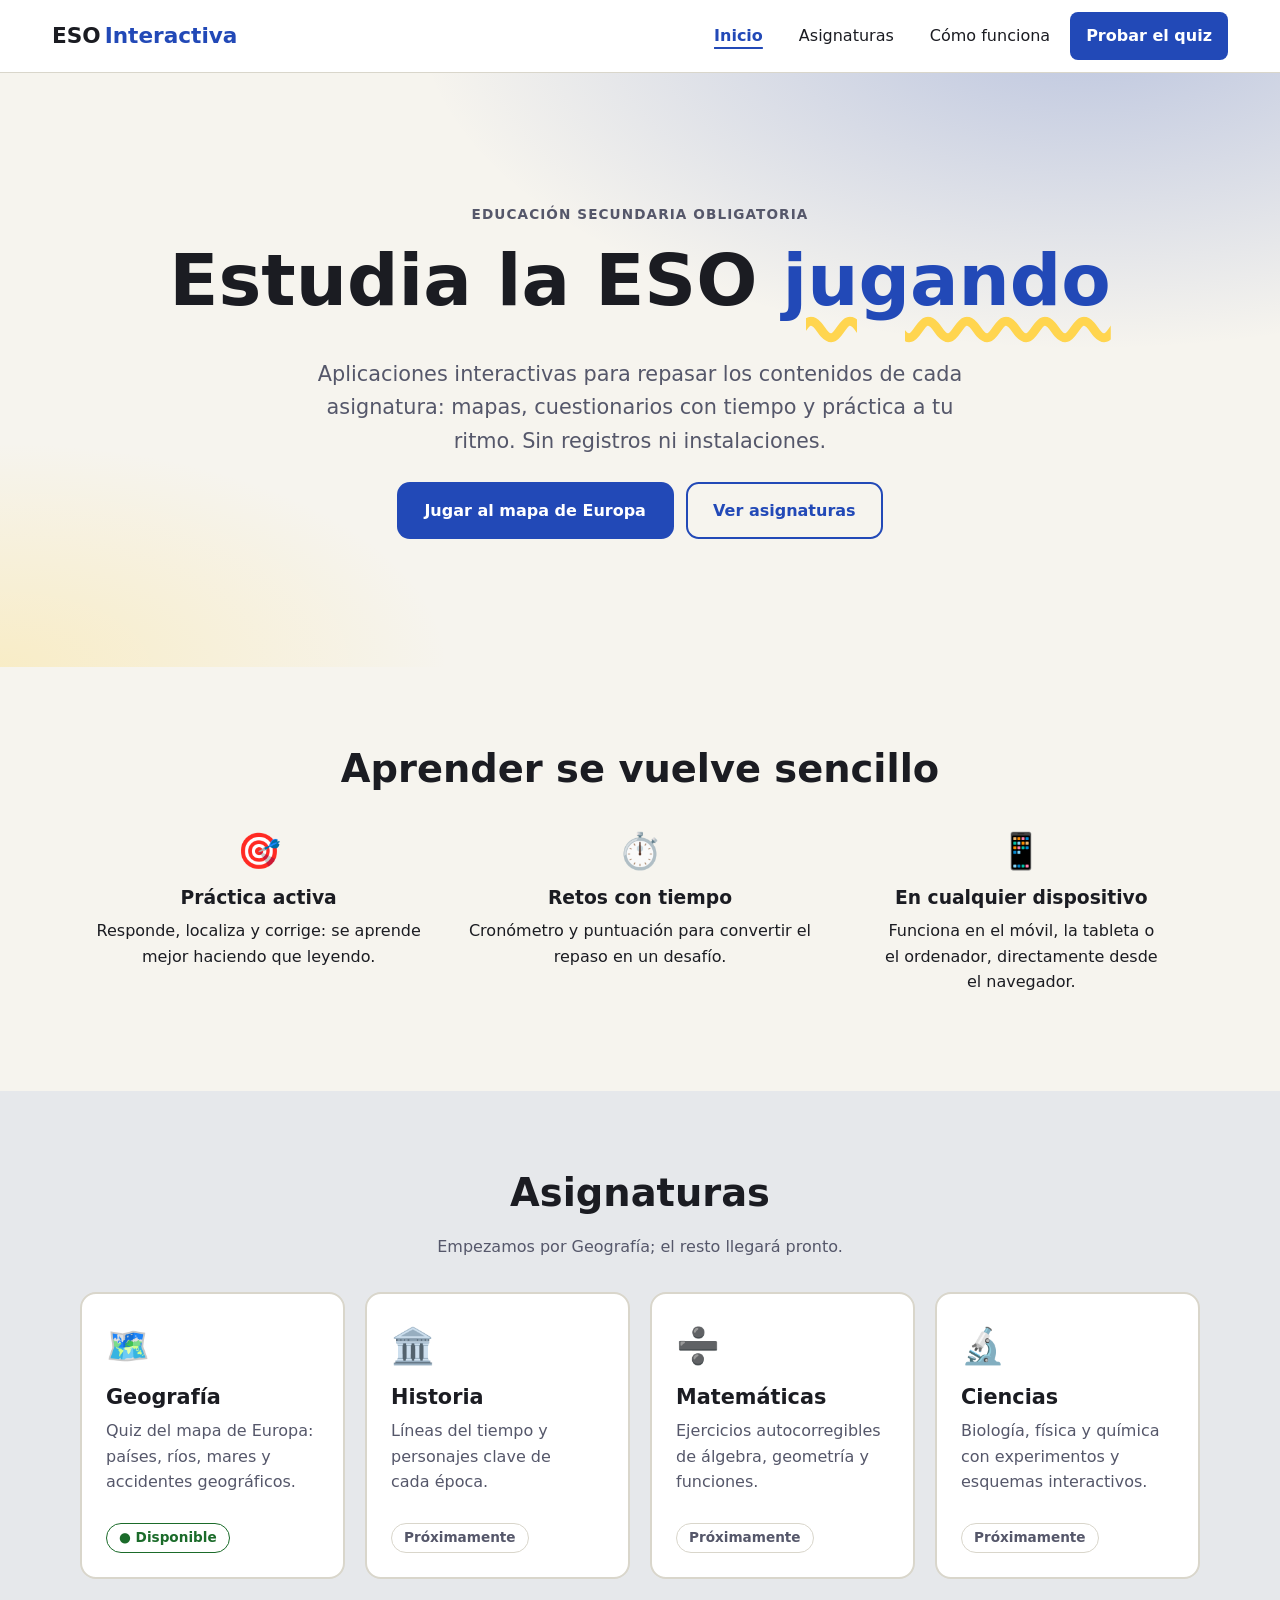
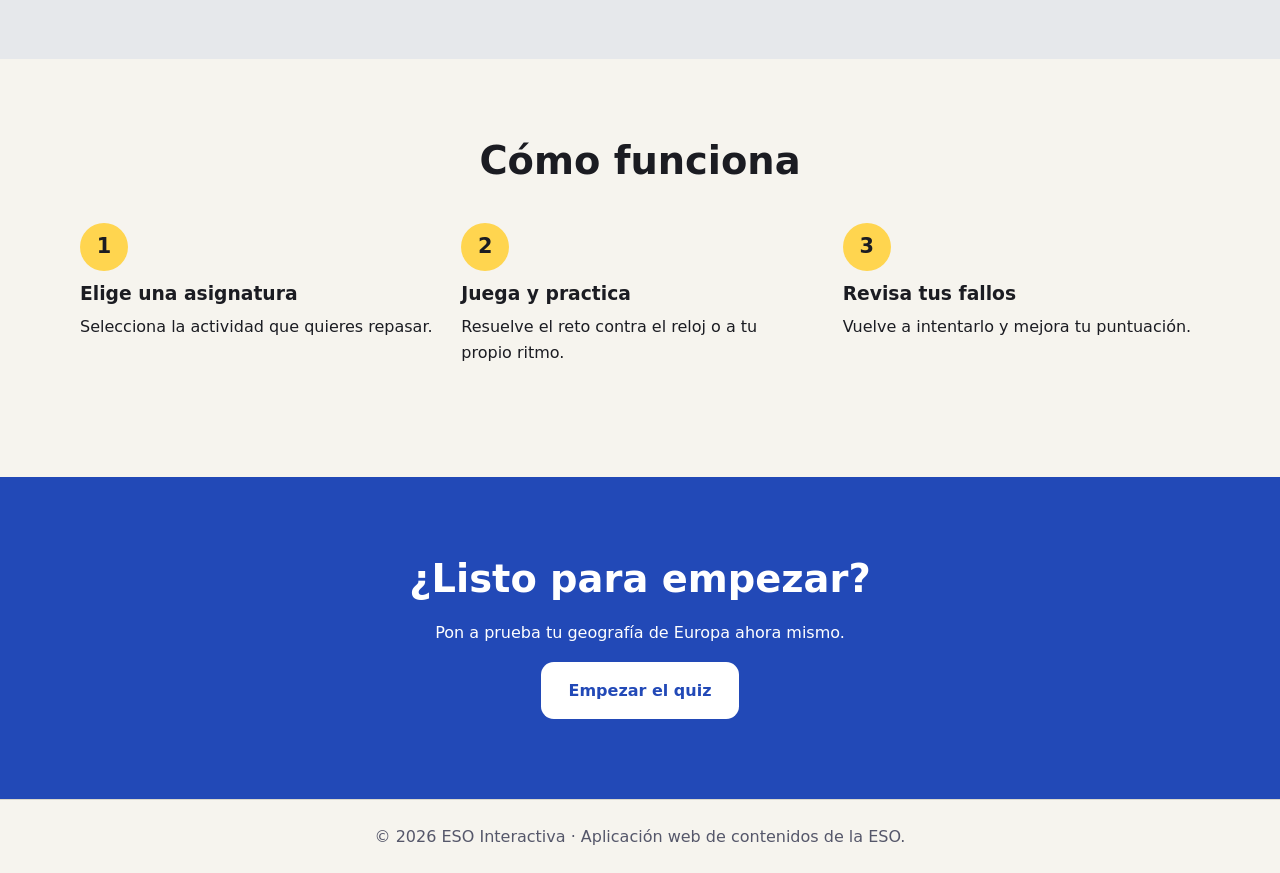
<file: index.html>
<!DOCTYPE html>
<html lang="es">
<head>
  <meta charset="utf-8">
  <meta name="viewport" content="width=device-width, initial-scale=1">
  <!-- Declara soporte de tema claro y oscuro antes del primer render -->
  <meta name="color-scheme" content="light dark">
  <meta name="description" content="ESO Interactiva: recursos y juegos para estudiar los contenidos de la ESO de forma práctica y divertida.">
  <title>ESO Interactiva – Aprende jugando</title>
  <link rel="stylesheet" href="styles.css">
  <script src="script.js" defer></script>
</head>
<body>
  <a class="skip-link" href="#contenido">Saltar al contenido</a>

  <header class="site-header">
    <div class="header-inner">
      <a class="site-logo" href="#inicio">ESO<span>Interactiva</span></a>

      <nav class="site-nav" aria-label="Principal">
        <button class="menu-button" type="button"
                popovertarget="site-menu" popovertargetaction="toggle"
                aria-controls="site-menu">
          <svg aria-hidden="true" width="20" height="20" viewBox="0 0 24 24" fill="none"
               stroke="currentColor" stroke-width="2" stroke-linecap="round">
            <path d="M4 7h16M4 12h16M4 17h16"/>
          </svg>
          <span>Menú</span>
        </button>

        <ul id="site-menu" class="site-menu" popover="auto">
          <li><a href="#inicio" aria-current="page">Inicio</a></li>
          <li><a href="#asignaturas">Asignaturas</a></li>
          <li><a href="#como-funciona">Cómo funciona</a></li>
          <li><a class="nav-cta" href="Geo/europe_map_quiz_v5.html">Probar el quiz</a></li>
        </ul>
      </nav>
    </div>
  </header>

  <main id="contenido">
    <section class="hero" id="inicio">
      <div class="hero-inner">
        <p class="eyebrow">Educación Secundaria Obligatoria</p>
        <h1>Estudia la ESO <em>jugando</em></h1>
        <p class="lead">
          Aplicaciones interactivas para repasar los contenidos de cada asignatura:
          mapas, cuestionarios con tiempo y práctica a tu ritmo. Sin registros ni instalaciones.
        </p>
        <p class="actions">
          <a class="btn btn-primary" href="Geo/europe_map_quiz_v5.html">Jugar al mapa de Europa</a>
          <a class="btn btn-secondary" href="#asignaturas">Ver asignaturas</a>
        </p>
      </div>
    </section>

    <section class="features reveal" aria-labelledby="t-ventajas">
      <h2 id="t-ventajas">Aprender se vuelve sencillo</h2>
      <ul class="feature-list">
        <li>
          <span class="icon" aria-hidden="true">🎯</span>
          <h3>Práctica activa</h3>
          <p>Responde, localiza y corrige: se aprende mejor haciendo que leyendo.</p>
        </li>
        <li>
          <span class="icon" aria-hidden="true">⏱️</span>
          <h3>Retos con tiempo</h3>
          <p>Cronómetro y puntuación para convertir el repaso en un desafío.</p>
        </li>
        <li>
          <span class="icon" aria-hidden="true">📱</span>
          <h3>En cualquier dispositivo</h3>
          <p>Funciona en el móvil, la tableta o el ordenador, directamente desde el navegador.</p>
        </li>
      </ul>
    </section>

    <section class="subjects" id="asignaturas" aria-labelledby="t-asignaturas">
      <h2 id="t-asignaturas">Asignaturas</h2>
      <p class="section-intro">Empezamos por Geografía; el resto llegará pronto.</p>

      <div class="card-grid">
        <article class="card reveal">
          <span class="icon" aria-hidden="true">🗺️</span>
          <h3><a class="card-link" href="Geo/europe_map_quiz_v5.html">Geografía</a></h3>
          <p>Quiz del mapa de Europa: países, ríos, mares y accidentes geográficos.</p>
          <footer><span class="badge badge-ok">Disponible</span></footer>
        </article>

        <article class="card reveal">
          <span class="icon" aria-hidden="true">🏛️</span>
          <h3>Historia</h3>
          <p>Líneas del tiempo y personajes clave de cada época.</p>
          <footer><span class="badge">Próximamente</span></footer>
        </article>

        <article class="card reveal">
          <span class="icon" aria-hidden="true">➗</span>
          <h3>Matemáticas</h3>
          <p>Ejercicios autocorregibles de álgebra, geometría y funciones.</p>
          <footer><span class="badge">Próximamente</span></footer>
        </article>

        <article class="card reveal">
          <span class="icon" aria-hidden="true">🔬</span>
          <h3>Ciencias</h3>
          <p>Biología, física y química con experimentos y esquemas interactivos.</p>
          <footer><span class="badge">Próximamente</span></footer>
        </article>
      </div>
    </section>

    <section class="steps reveal" id="como-funciona" aria-labelledby="t-como">
      <h2 id="t-como">Cómo funciona</h2>
      <ol class="step-list">
        <li><h3>Elige una asignatura</h3><p>Selecciona la actividad que quieres repasar.</p></li>
        <li><h3>Juega y practica</h3><p>Resuelve el reto contra el reloj o a tu propio ritmo.</p></li>
        <li><h3>Revisa tus fallos</h3><p>Vuelve a intentarlo y mejora tu puntuación.</p></li>
      </ol>
    </section>

    <section class="cta reveal" aria-labelledby="t-cta">
      <h2 id="t-cta">¿Listo para empezar?</h2>
      <p>Pon a prueba tu geografía de Europa ahora mismo.</p>
      <p class="actions">
        <a class="btn btn-primary" href="Geo/europe_map_quiz_v5.html">Empezar el quiz</a>
      </p>
    </section>
  </main>

  <footer class="site-footer">
    <p>© <span id="year">2026</span> ESO Interactiva · Aplicación web de contenidos de la ESO.</p>
  </footer>
</body>
</html>
</file>
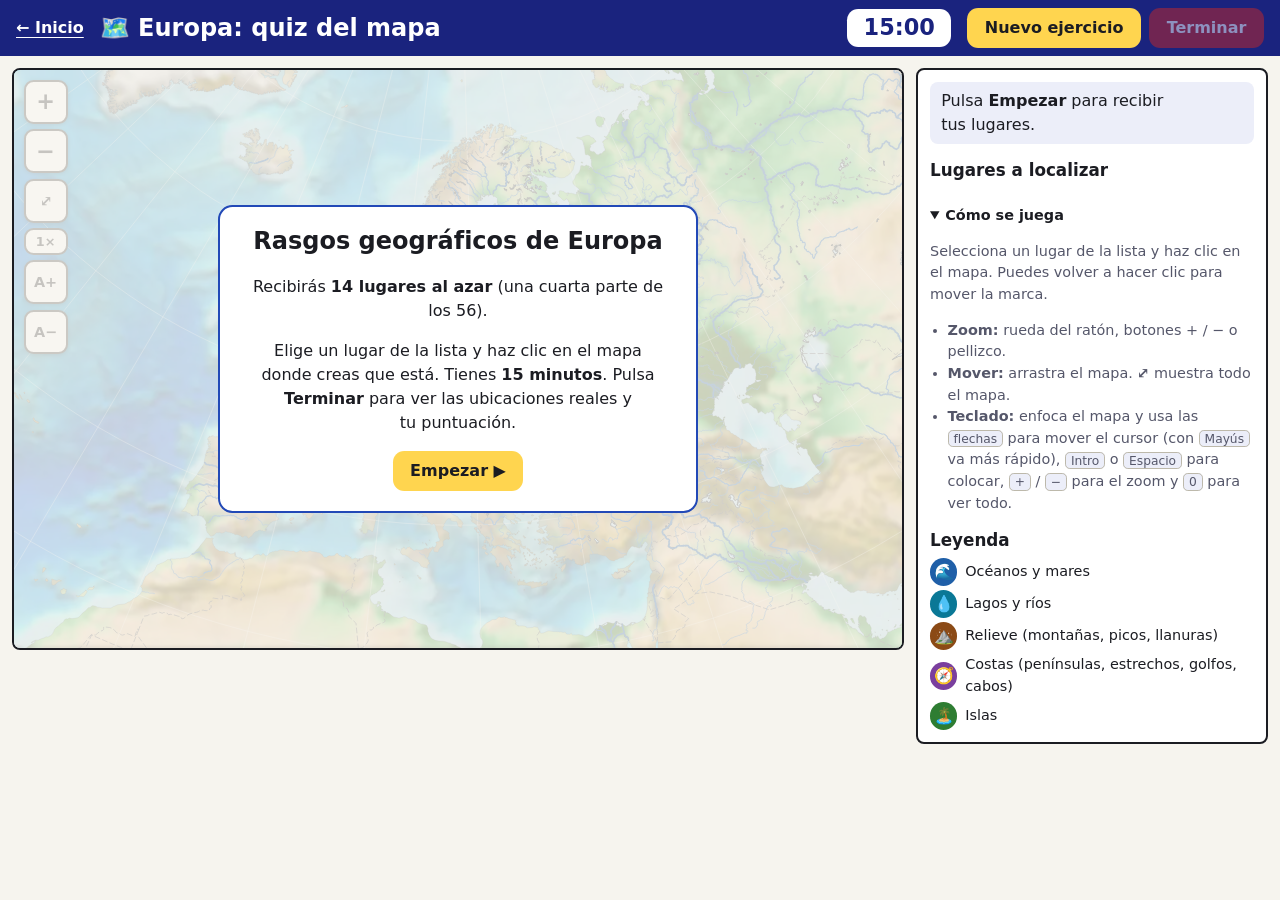
<file: Geo/europe_map_quiz_v5.html>
<!DOCTYPE html>
<html lang="es">
<head>
  <meta charset="utf-8">
  <meta name="viewport" content="width=device-width, initial-scale=1">
  <!-- Declara tema claro y oscuro antes del primer render -->
  <meta name="color-scheme" content="light dark">
  <meta name="description" content="Quiz interactivo: sitúa en el mapa 14 mares, ríos, montañas, penínsulas e islas de Europa contra el reloj.">
  <title>Quiz del mapa de Europa – ESO Interactiva</title>

  <!-- Las dos texturas del mapa son críticas para el primer pintado: se descargan ya y con prioridad alta -->
  <link rel="preload" href="assets/europe-land.webp" as="image" type="image/webp" fetchpriority="high">
  <link rel="preload" href="assets/europe-sea.webp" as="image" type="image/webp" fetchpriority="high">
  <link rel="stylesheet" href="assets/europe-quiz.css">
  <script src="assets/europe-data.js" defer></script>
  <script src="assets/europe-map.js" defer></script>
  <script src="assets/europe-quiz.js" defer></script>
</head>
<body>
  <a class="skip-link" href="#viewport">Saltar al mapa</a>

  <header class="topbar">
    <a class="back" href="../index.html">← Inicio</a>
    <h1><span aria-hidden="true">🗺️</span> Europa: quiz del mapa</h1>
    <output id="timer" class="timer" role="timer" aria-label="Tiempo restante">15:00</output>
    <div class="actions">
      <button id="btnStart" class="btn btn-go" type="button">Nuevo ejercicio</button>
      <button id="btnEnd" class="btn btn-end" type="button" disabled>Terminar</button>
    </div>
  </header>

  <div class="shell">
    <main class="layout">
      <section class="map-panel">
        <div class="map-frame">
          <!-- Inerte hasta que empieza el ejercicio: ni foco ni clics sobre el mapa -->
          <div id="map-ui" inert>
            <div id="viewport" role="application" tabindex="0"
                 aria-label="Mapa de Europa. Flechas: mover el cursor. Intro: colocar. Más y menos: zoom."
                 aria-describedby="kbd-help">
              <svg id="map" viewBox="0 0 4352 2834" aria-hidden="true" focusable="false"
                   xmlns="http://www.w3.org/2000/svg">
                <!-- Mapa base vectorial: lo inserta europe-quiz.js desde assets/europe-map.js -->
                <g id="basemap"></g>
                <g id="answers"></g>
                <g id="marks"></g>
                <g id="kcursor"></g>
              </svg>
            </div>

            <div class="toolbar" role="toolbar" aria-label="Controles del mapa">
              <button id="zin" class="tool" type="button" aria-label="Acercar">+</button>
              <button id="zout" class="tool" type="button" aria-label="Alejar">−</button>
              <button id="zreset" class="tool sm" type="button" aria-label="Ver todo el mapa">⤢</button>
              <span id="zlevel" class="zlevel">1×</span>
              <button id="tin" class="tool sm" type="button" aria-label="Etiquetas más grandes">A+</button>
              <button id="tout" class="tool sm" type="button" aria-label="Etiquetas más pequeñas">A−</button>
            </div>
          </div>

          <div id="intro" class="overlay">
            <div class="card">
              <h2>Rasgos geográficos de Europa</h2>
              <p>Recibirás <strong>14 lugares al azar</strong> (una cuarta parte de los 56).</p>
              <p>Elige un lugar de la lista y haz clic en el mapa donde creas que está.
                 Tienes <strong>15 minutos</strong>. Pulsa <strong>Terminar</strong> para ver las ubicaciones reales y tu puntuación.</p>
              <button id="btnIntro" class="btn btn-go" type="button">Empezar ▶</button>
            </div>
          </div>
        </div>
        <noscript><p class="nojs">Este quiz necesita JavaScript para funcionar.</p></noscript>
      </section>

      <aside class="panel" aria-label="Lugares y resultados">
        <p id="current" class="current">Pulsa <strong>Empezar</strong> para recibir tus lugares.</p>

        <section id="result" class="result" tabindex="-1" aria-labelledby="result-title" hidden>
          <h2 id="result-title">Resultado</h2>
          <p id="score" class="score"></p>
          <p class="legend-after">
            <span class="ok-text">✔ acierto</span> · <span class="ko-text">✘ fallo</span><br>
            La <strong>línea o punto amarillo</strong> es la ubicación real (ríos, cordilleras y mares se dibujan como su recorrido o extensión);
            el círculo discontinuo es la zona aceptada.
          </p>
        </section>

        <h2>Lugares a localizar</h2>
        <ol id="qs" class="qs"></ol>

        <details class="help" open>
          <summary>Cómo se juega</summary>
          <p>Selecciona un lugar de la lista y haz clic en el mapa. Puedes volver a hacer clic para mover la marca.</p>
          <ul id="kbd-help">
            <li><strong>Zoom:</strong> rueda del ratón, botones + / − o pellizco.</li>
            <li><strong>Mover:</strong> arrastra el mapa. <strong>⤢</strong> muestra todo el mapa.</li>
            <li><strong>Teclado:</strong> enfoca el mapa y usa las <kbd>flechas</kbd> para mover el cursor
              (con <kbd>Mayús</kbd> va más rápido), <kbd>Intro</kbd> o <kbd>Espacio</kbd> para colocar,
              <kbd>+</kbd> / <kbd>−</kbd> para el zoom y <kbd>0</kbd> para ver todo.</li>
          </ul>
        </details>

        <h2>Leyenda</h2>
        <ul class="catlegend">
          <li><span class="cat" data-cat="W" aria-hidden="true">🌊</span> Océanos y mares</li>
          <li><span class="cat" data-cat="R" aria-hidden="true">💧</span> Lagos y ríos</li>
          <li><span class="cat" data-cat="M" aria-hidden="true">⛰️</span> Relieve (montañas, picos, llanuras)</li>
          <li><span class="cat" data-cat="C" aria-hidden="true">🧭</span> Costas (penínsulas, estrechos, golfos, cabos)</li>
          <li><span class="cat" data-cat="I" aria-hidden="true">🏝️</span> Islas</li>
        </ul>
      </aside>
    </main>
  </div>

  <!-- Región viva única para anuncios a lectores de pantalla -->
  <div id="announcer" class="visually-hidden" role="status" aria-live="polite" aria-atomic="true"></div>

  <dialog id="confirm" closedby="any" aria-labelledby="confirm-title" aria-describedby="confirm-text">
    <form method="dialog">
      <h2 id="confirm-title">¿Terminar el ejercicio?</h2>
      <p id="confirm-text"></p>
      <div class="dlg-actions">
        <button class="btn btn-end" value="finish">Terminar igualmente</button>
        <button class="btn btn-go" value="keep" autofocus>Seguir jugando</button>
      </div>
    </form>
  </dialog>
</body>
</html>
</file>
<file: styles.css>
/* ---------- Tokens ---------- */
:root {
  --brand-light: oklch(45% 0.18 265);
  --brand-dark: oklch(78% 0.13 265);
  --brand-text-light: #fff;
  --brand-text-dark: oklch(22% 0.08 265);
  --bg-light: #f6f4ee;
  --bg-dark: #14151c;
  --surface-light: #ffffff;
  --surface-dark: #1e2029;
  --text-light: #1b1c22;
  --text-dark: #ecedf3;
  --muted-light: #55576a;
  --muted-dark: #a9abbd;
  --line-light: #d9d6cb;
  --line-dark: #373a48;
  --accent-light: #ffd54f;
  --accent-dark: #ffd54f;
  --ok-light: #1b6b2a;
  --ok-dark: #8fe3a0;

  /* Fallback para navegadores sin light-dark() */
  --brand: var(--brand-light);
  --brand-text: var(--brand-text-light);
  --bg: var(--bg-light);
  --surface: var(--surface-light);
  --text: var(--text-light);
  --muted: var(--muted-light);
  --line: var(--line-light);
  --accent: var(--accent-light);
  --ok: var(--ok-light);

  @media (prefers-color-scheme: dark) {
    --brand: var(--brand-dark);
    --brand-text: var(--brand-text-dark);
    --bg: var(--bg-dark);
    --surface: var(--surface-dark);
    --text: var(--text-dark);
    --muted: var(--muted-dark);
    --line: var(--line-dark);
    --accent: var(--accent-dark);
    --ok: var(--ok-dark);
  }

  @supports (color: light-dark(white, black)) {
    --brand: light-dark(var(--brand-light), var(--brand-dark));
    --brand-text: light-dark(var(--brand-text-light), var(--brand-text-dark));
    --bg: light-dark(var(--bg-light), var(--bg-dark));
    --surface: light-dark(var(--surface-light), var(--surface-dark));
    --text: light-dark(var(--text-light), var(--text-dark));
    --muted: light-dark(var(--muted-light), var(--muted-dark));
    --line: light-dark(var(--line-light), var(--line-dark));
    --accent: light-dark(var(--accent-light), var(--accent-dark));
    --ok: light-dark(var(--ok-light), var(--ok-dark));
  }

  color-scheme: light dark;
  accent-color: var(--brand);
  scrollbar-color: var(--muted) var(--bg);
}

/* ---------- Base ---------- */
*, *::before, *::after { box-sizing: border-box; }

html { scroll-behavior: smooth; scroll-padding-block-start: 5rem; }
@media (prefers-reduced-motion: reduce) { html { scroll-behavior: auto; } }

body {
  margin: 0;
  font-family: system-ui, "Segoe UI", sans-serif;
  line-height: 1.6;
  background: var(--bg);
  color: var(--text);
  min-block-size: 100dvh;
  display: flex;
  flex-direction: column;
}

main { flex: 1; }

h1, h2, h3 { line-height: 1.15; text-wrap: balance; margin: 0 0 0.5em; }
p { text-wrap: pretty; margin-block: 0 1em; }
a { color: var(--brand); }

:focus-visible { outline: 3px solid var(--brand); outline-offset: 3px; }

.skip-link {
  position: absolute;
  inset-inline-start: 1rem;
  inset-block-start: -4rem;
  background: var(--brand);
  color: var(--brand-text);
  padding: 0.5rem 1rem;
  border-radius: 0.5rem;
  z-index: 100;
}
.skip-link:focus { inset-block-start: 1rem; }

section { padding-block: clamp(2.5rem, 7vw, 5rem); padding-inline: 1.25rem; }
section > * { max-inline-size: 70rem; margin-inline: auto; }
section > h2 { text-align: center; font-size: clamp(1.6rem, 4vw, 2.4rem); }
.section-intro { text-align: center; color: var(--muted); }

/* ---------- Header / navegación ---------- */
.site-header {
  position: sticky;
  inset-block-start: 0;
  z-index: 50;
  background: var(--surface);
  border-block-end: 1px solid var(--line);
}

.header-inner {
  display: flex;
  align-items: center;
  justify-content: space-between;
  gap: 1rem;
  padding: 0.75rem 1.25rem;
  max-inline-size: 76rem;
  margin-inline: auto;
}
.header-inner > * { flex-shrink: 0; white-space: nowrap; }

.site-logo {
  font-weight: 800;
  font-size: 1.35rem;
  text-decoration: none;
  color: var(--text);
}
.site-logo span { color: var(--brand); margin-inline-start: 0.25rem; }

.menu-button {
  anchor-name: --menu-button;
  display: inline-flex;
  align-items: center;
  gap: 0.5rem;
  font: inherit;
  font-weight: 600;
  padding: 0.5rem 1rem;
  border: 1px solid var(--line);
  border-radius: 0.6rem;
  background: var(--surface);
  color: var(--text);
  cursor: pointer;
}
.menu-button:hover { border-color: var(--brand); }

.site-menu {
  list-style: none;
  margin: 0;
  padding: 0.5rem;
  position: fixed;
  inset: auto;
  /* Offset de reserva; los navegadores con anchor() usan la siguiente declaración */
  inset-block-start: 4.5rem;
  inset-block-start: anchor(--menu-button bottom);
  inset-inline-end: 1rem;
  inline-size: min(80dvw, 22rem);
  max-inline-size: calc(100dvw - 2rem);
  block-size: fit-content;
  max-block-size: calc(100dvh - 6rem);
  margin-block-start: 0.5rem;
  overflow: auto;
  background: var(--surface);
  color: var(--text);
  border: 1px solid var(--line);
  border-radius: 0.8rem;
  box-shadow: 0 10px 30px rgb(0 0 0 / 0.2);
}

.site-menu a {
  display: block;
  padding: 0.7rem 1rem;
  border-radius: 0.5rem;
  color: var(--text);
  text-decoration: none;
  font-weight: 500;
}
.site-menu a:hover { background: color-mix(in oklab, var(--brand) 14%, transparent); }

.site-menu a[aria-current="page"] {
  color: var(--brand);
  font-weight: 700;
  text-decoration: underline;
  text-decoration-thickness: 2px;
  text-underline-offset: 0.35em;
}

.site-menu .nav-cta {
  background: var(--brand);
  color: var(--brand-text);
  font-weight: 700;
  text-align: center;
}
.site-menu .nav-cta:hover { background: color-mix(in oklab, var(--brand) 85%, var(--text)); }

/* Animación de apertura/cierre del menú (solo opacity y translate) */
@media (prefers-reduced-motion: no-preference) {
  .site-menu {
    transition: opacity 0.2s ease-out, translate 0.2s ease-out, display 0.2s, overlay 0.2s;
    transition-behavior: allow-discrete;
    opacity: 0;
    translate: 0 -0.5rem;
  }
  .site-menu:is(:popover-open, .\:popover-open) { opacity: 1; translate: 0 0; }
  @starting-style {
    .site-menu:is(:popover-open, .\:popover-open) { opacity: 0; translate: 0 -0.5rem; }
  }
}

/* Layout ancho: el script añade .is-wide cuando todos los enlaces caben */
.site-header.is-wide {
  .menu-button { display: none; }

  .site-menu {
    position: static;
    display: flex;
    align-items: center;
    gap: 0.25rem;
    inline-size: auto;
    max-inline-size: none;
    block-size: auto;
    max-block-size: none;
    overflow: visible;
    margin: 0;
    padding: 0;
    border: 0;
    background: transparent;
    box-shadow: none;
    opacity: 1;
    translate: 0 0;
  }
  .site-menu::backdrop { display: none; }
}

.is-measuring * { transition: none !important; }

@media (forced-colors: active) {
  .site-menu a[aria-current="page"] { outline: 2px solid CanvasText; }
}

/* ---------- Botones ---------- */
.btn {
  display: inline-block;
  padding: 0.85rem 1.6rem;
  border-radius: 0.8rem;
  font-weight: 700;
  text-decoration: none;
  border: 2px solid transparent;
  transition: background-color 0.2s, border-color 0.2s;
}
.btn-primary { background: var(--brand); color: var(--brand-text); }
.btn-primary:hover { background: color-mix(in oklab, var(--brand) 85%, var(--text)); }
.btn-secondary { border-color: var(--brand); color: var(--brand); background: transparent; }
.btn-secondary:hover { background: color-mix(in oklab, var(--brand) 14%, transparent); }

.actions { display: flex; flex-wrap: wrap; gap: 0.75rem; margin-block-end: 0; }

/* ---------- Hero ---------- */
.hero {
  padding-block: clamp(3.5rem, 12vw, 8rem);
  background:
    radial-gradient(60rem 30rem at 85% -10%, color-mix(in oklab, var(--brand) 28%, transparent), transparent 70%),
    radial-gradient(40rem 20rem at 0% 100%, color-mix(in oklab, var(--accent) 25%, transparent), transparent 70%);
}
.hero-inner { text-align: center; }
.hero h1 { font-size: clamp(2.4rem, 8vw, 4.5rem); font-weight: 800; }
.hero h1 em {
  font-style: normal;
  color: var(--brand);
  text-decoration: underline wavy var(--accent);
  text-decoration-thickness: 0.12em;
  text-underline-offset: 0.2em;
}
.eyebrow {
  display: inline-block;
  font-size: 0.85rem;
  font-weight: 700;
  letter-spacing: 0.08em;
  text-transform: uppercase;
  color: var(--muted);
}
.lead { font-size: clamp(1.05rem, 2.4vw, 1.3rem); color: var(--muted); max-inline-size: 42rem; margin-inline: auto; }
.hero .actions { justify-content: center; margin-block-start: 1.5rem; }

/* ---------- Ventajas ---------- */
.feature-list {
  list-style: none;
  padding: 0;
  display: grid;
  grid-template-columns: repeat(auto-fit, minmax(min(100%, 16rem), 1fr));
  gap: 1.5rem;
  margin-block: 2rem 0;
}
.feature-list li { text-align: center; }
.icon { font-size: 2.2rem; display: block; margin-block-end: 0.5rem; }

/* ---------- Tarjetas ---------- */
.subjects { background: color-mix(in oklab, var(--brand) 7%, var(--bg)); }

.card-grid {
  display: grid;
  grid-template-columns: repeat(auto-fit, minmax(min(100%, 15rem), 1fr));
  gap: 1.25rem;
  margin-block-start: 2rem;
}

.card {
  container-type: inline-size;
  position: relative;
  display: flex;
  flex-direction: column;
  gap: 0.25rem;
  padding: 1.5rem;
  background: var(--surface);
  border: 2px solid var(--line);
  border-radius: 1rem;
  transition: border-color 0.2s, box-shadow 0.2s;
}
.card h3 { font-size: 1.3rem; margin-block-end: 0.25rem; }
.card p { color: var(--muted); flex: 1; }
.card footer { margin-block-start: 0.5rem; }

.card:has(a.card-link) a.card-link { color: var(--text); text-decoration: none; }
.card a.card-link::after { content: ""; position: absolute; inset: 0; border-radius: inherit; }
.card:has(a.card-link) a.card-link:focus-visible { outline: none; }
.card:has(a.card-link:focus-visible) { outline: 3px solid var(--brand); outline-offset: 3px; }
.card:has(a.card-link:hover) { border-color: var(--brand); box-shadow: 0 8px 24px rgb(0 0 0 / 0.15); }

/* El layout interno depende del ancho de la propia tarjeta */
@container (inline-size > 22rem) {
  .card { padding: 2rem; }
  .card h3 { font-size: 1.5rem; }
}

.badge {
  display: inline-block;
  padding: 0.2rem 0.75rem;
  border-radius: 999px;
  font-size: 0.85rem;
  font-weight: 700;
  border: 1px solid var(--line);
  color: var(--muted);
}
.badge-ok {
  color: var(--ok);
  border-color: currentColor;
}
.badge-ok::before { content: "● "; }

/* ---------- Pasos ---------- */
.step-list {
  list-style: none;
  counter-reset: paso;
  padding: 0;
  display: grid;
  grid-template-columns: repeat(auto-fit, minmax(min(100%, 15rem), 1fr));
  gap: 1.5rem;
  margin-block-start: 2rem;
}
.step-list li { counter-increment: paso; padding-block-start: 0.5rem; }
.step-list li::before {
  content: counter(paso);
  display: grid;
  place-items: center;
  inline-size: 3rem;
  block-size: 3rem;
  margin-block-end: 0.75rem;
  border-radius: 50%;
  background: var(--accent);
  color: #1b1c22;
  font-weight: 800;
  font-size: 1.3rem;
}

/* ---------- CTA ---------- */
.cta { text-align: center; background: var(--brand); color: var(--brand-text); }
.cta .btn-primary { background: var(--brand-text); color: var(--brand); }
.cta .btn-primary:hover { background: color-mix(in oklab, var(--brand-text) 88%, var(--brand)); }
.cta .actions { justify-content: center; }
.cta :focus-visible { outline-color: var(--brand-text); }

/* ---------- Footer ---------- */
.site-footer {
  padding: 1.5rem 1.25rem;
  text-align: center;
  color: var(--muted);
  border-block-start: 1px solid var(--line);
}
.site-footer p { margin: 0; }

/* ---------- Revelado al hacer scroll (animaciones dirigidas por scroll) ---------- */
@media (prefers-reduced-motion: no-preference) {
  @supports ((animation-timeline: view()) and (animation-range: entry)) {
    @keyframes reveal {
      from { opacity: 0; translate: 0 2rem; }
    }
    .reveal {
      animation: reveal auto linear backwards;
      animation-timeline: view();
      animation-range: entry 0% entry 60%;
    }
  }
}
</file>
<file: Geo/assets/europe-quiz.css>
/* ---------- Tokens (claro / oscuro) ---------- */
:root {
  color-scheme: light dark;

  --bg: #f6f4ee;
  --surface: #ffffff;
  --surface-2: #eceef9;
  --text: #1b1c22;
  --muted: #55576a;
  --line: #bdb9ab;
  --brand: oklch(45% 0.18 265);
  --brand-text: #ffffff;
  --accent: #ffd54f;
  --on-accent: #1b1c22;
  --ok: #1b6b2a;
  --ok-bg: #e4f3e7;
  --ko: #b3261e;
  --ko-bg: #fdeceb;
  --warn: #8a1c14;
  --warn-bg: #ffd9d5;
  --bar: #1a237e;
  --on-bar: #ffffff;

  /* Categorías: el color nunca es el único indicador (cada una lleva su icono) */
  --cat-W: #1f5fa8;
  --cat-R: #0a7896;
  --cat-M: #8b4a16;
  --cat-C: #7a3f9e;
  --cat-I: #2e7d32;
  --on-cat: #ffffff;

  accent-color: var(--brand);
  scrollbar-color: var(--muted) var(--bg);

  @media (prefers-color-scheme: dark) {
    --bg: #14151c;
    --surface: #1e2029;
    --surface-2: #262a44;
    --text: #ecedf3;
    --muted: #a9abbd;
    --line: #4a4d5e;
    --brand: oklch(78% 0.13 265);
    --brand-text: #14151c;
    --ok: #8fe3a0;
    --ok-bg: #16301c;
    --ko: #ff9d96;
    --ko-bg: #3a1a18;
    --warn: #ffb4ad;
    --warn-bg: #4a1f1b;
    --bar: #232a5c;

    --cat-W: #8ab4f8;
    --cat-R: #5fd0ee;
    --cat-M: #e8b27a;
    --cat-C: #d6a6ee;
    --cat-I: #8fe3a0;
    --on-cat: #10121a;
  }
}

/* ---------- Base ---------- */
*, *::before, *::after { box-sizing: border-box; }

body {
  margin: 0;
  display: grid;
  grid-template-rows: auto 1fr;
  min-block-size: 100dvh;
  font-family: system-ui, "Segoe UI", sans-serif;
  line-height: 1.5;
  background: var(--bg);
  color: var(--text);
}

h1, h2 { line-height: 1.2; text-wrap: balance; }
p { text-wrap: pretty; }
a { color: var(--brand); }

:focus-visible { outline: 3px solid var(--brand); outline-offset: 2px; }

kbd {
  font: inherit;
  font-size: 0.85em;
  padding: 0.05em 0.4em;
  border: 1px solid var(--line);
  border-radius: 0.3rem;
  background: var(--surface-2);
}

.visually-hidden:where(:not(:focus-within, :active)) {
  position: absolute !important;
  clip-path: inset(50%) !important;
  overflow: hidden !important;
  inline-size: 1px !important;
  block-size: 1px !important;
  margin: -1px !important;
  padding: 0 !important;
  border: 0 !important;
  white-space: nowrap !important;
}

.skip-link {
  position: absolute;
  inset-inline-start: 0.75rem;
  inset-block-start: -4rem;
  z-index: 100;
  padding: 0.5rem 1rem;
  border-radius: 0.5rem;
  background: var(--brand);
  color: var(--brand-text);
}
.skip-link:focus { inset-block-start: 0.75rem; }

/* ---------- Barra superior ---------- */
.topbar {
  display: flex;
  flex-wrap: wrap;
  align-items: center;
  gap: 0.5rem 1rem;
  padding: 0.5rem 1rem;
  background: var(--bar);
  color: var(--on-bar);
}
.topbar h1 { flex: 1; margin: 0; font-size: clamp(1.1rem, 0.9rem + 1vw, 1.5rem); }
.topbar .back { color: var(--on-bar); font-weight: 600; text-underline-offset: 0.25em; }
.topbar :focus-visible { outline-color: var(--on-bar); }
.actions { display: flex; gap: 0.5rem; }

.timer {
  min-inline-size: 6.5rem;
  padding: 0.15rem 0.9rem;
  border-radius: 0.7rem;
  background: #fff;
  color: #1a237e;
  font-size: 1.4rem;
  font-weight: 700;
  font-variant-numeric: tabular-nums;
  text-align: center;
}
.timer.warn { background: var(--warn-bg); color: var(--warn); }
.timer.warn::before { content: "⏳ "; }

/* ---------- Botones ---------- */
.btn {
  min-block-size: 2.5rem;
  padding: 0.45rem 1.1rem;
  border: 0;
  border-radius: 0.7rem;
  font: inherit;
  font-weight: 700;
  cursor: pointer;
}
.btn:disabled { opacity: 0.5; cursor: default; }
.btn-go { background: var(--accent); color: var(--on-accent); }
.btn-end { background: #c62828; color: #fff; }
.btn:not(:disabled):hover { filter: brightness(1.08); }

/* ---------- Maquetación adaptable al contenedor ---------- */
.shell { container-type: inline-size; }

.layout {
  display: grid;
  grid-template-columns: minmax(0, 1fr) 22rem;
  gap: 0.75rem;
  align-items: start;
  padding: 0.75rem;
}

@container (inline-size < 56rem) {
  .layout { grid-template-columns: minmax(0, 1fr); }
}

/* ---------- Mapa ---------- */
.map-panel { min-inline-size: 0; }

.map-frame {
  position: relative;
  display: grid;                 /* mapa e introducción comparten celda: el marco crece con el más alto */
  overflow: hidden;
  border: 2px solid var(--text);
  border-radius: 0.5rem;
  background: var(--surface);
}
.map-frame > #map-ui,
.map-frame > .overlay { grid-area: 1 / 1; }

#map-ui { position: relative; align-self: start; }

#viewport { cursor: crosshair; touch-action: pan-y; }
#viewport:focus-visible { outline: 4px solid var(--brand); outline-offset: -4px; }
#viewport.grab { cursor: grabbing; }
.map-frame.locked #viewport { cursor: default; }

#map {
  display: block;
  inline-size: 100%;
  block-size: auto;
  aspect-ratio: 4352 / 2834;
  user-select: none;
}

.toolbar {
  position: absolute;
  inset-block-start: 0.6rem;
  inset-inline-start: 0.6rem;
  z-index: 5;
  display: flex;
  flex-direction: column;
  gap: 0.35rem;
}

.tool {
  inline-size: 2.75rem;
  block-size: 2.75rem;
  padding: 0;
  border: 2px solid #333;
  border-radius: 0.6rem;
  background: #fff;
  color: #1b1c22;
  font: inherit;
  font-size: 1.4rem;
  font-weight: 700;
  line-height: 1;
  cursor: pointer;
  box-shadow: 0 1px 4px rgb(0 0 0 / 0.35);
}
.tool.sm { font-size: 0.9rem; }
.tool:hover { background: #eef0f8; }
.tool:focus-visible { outline: 3px solid #1a237e; outline-offset: 2px; }

.zlevel {
  padding: 0.1rem 0;
  border: 2px solid #333;
  border-radius: 0.6rem;
  background: #fff;
  color: #1b1c22;
  font-size: 0.8rem;
  font-weight: 700;
  text-align: center;
}

/* Pantallas estrechas: la barra de zoom pasa a una fila bajo el mapa (no tapa el mapa ni se sale del marco) */
@container (inline-size < 40rem) {
  .toolbar {
    position: static;
    flex-direction: row;
    flex-wrap: wrap;
    justify-content: center;
    align-items: center;
    padding: 0.4rem;
    border-block-start: 2px solid var(--text);
    background: var(--surface);
  }
}

/* Introducción sobre el mapa (no es un modal: el mapa queda visible detrás) */
.overlay {
  position: relative;
  z-index: 10;
  display: grid;
  place-items: center;
  padding: 1rem;
  background: color-mix(in oklab, var(--bg) 78%, transparent);
}
.overlay[hidden] { display: none; }

.card {
  max-inline-size: 30rem;
  padding: 1.25rem 1.75rem;
  border: 2px solid var(--brand);
  border-radius: 0.9rem;
  background: var(--surface);
  color: var(--text);
  text-align: center;
}
.card h2 { margin-block-start: 0; }

.nojs { padding: 1rem; font-weight: 700; }

/* ---------- Panel lateral ---------- */
.panel {
  padding: 0.75rem;
  border: 2px solid var(--text);
  border-radius: 0.5rem;
  background: var(--surface);
  overflow: auto;
}

@container (inline-size >= 56rem) {
  .panel { max-block-size: calc(100dvh - 6rem); }
}

.panel h2 { margin: 1rem 0 0.5rem; font-size: 1.05rem; }
.panel > :first-child { margin-block-start: 0; }

.current {
  min-block-size: 2.4rem;
  margin: 0 0 0.5rem;
  padding: 0.45rem 0.7rem;
  border-radius: 0.5rem;
  background: var(--surface-2);
}

.result {
  margin-block-end: 0.75rem;
  padding: 0.75rem;
  border: 2px solid var(--brand);
  border-radius: 0.6rem;
  background: var(--surface-2);
}
.result[hidden] { display: none; }
.result h2 { margin-block-start: 0; }
.score { margin: 0 0 0.5rem; font-size: 1.3rem; font-weight: 700; }
.legend-after { margin: 0; font-size: 0.85rem; color: var(--muted); }
.ok-text { color: var(--ok); font-weight: 700; }
.ko-text { color: var(--ko); font-weight: 700; }

/* ---------- Lista de lugares ---------- */
.qs { list-style: none; margin: 0; padding: 0; display: grid; gap: 0.3rem; }

.q {
  display: flex;
  align-items: center;
  gap: 0.5rem;
  inline-size: 100%;
  min-block-size: 2.75rem;
  padding: 0.35rem 0.6rem;
  border: 2px solid var(--line);
  border-radius: 0.6rem;
  background: var(--surface);
  color: var(--text);
  font: inherit;
  font-size: 0.95rem;
  text-align: start;
  cursor: pointer;
  transition: background-color 0.15s, border-color 0.15s;
}
.q:hover { border-color: var(--brand); }
.q[aria-current="true"] { border-color: var(--brand); background: var(--surface-2); font-weight: 700; }
.q[data-state="right"] { border-color: var(--ok); background: var(--ok-bg); }
.q[data-state="wrong"] { border-color: var(--ko); background: var(--ko-bg); }
.q[aria-pressed="true"] { outline: 3px solid var(--brand); outline-offset: 1px; }

.num, .cat {
  display: inline-grid;
  place-items: center;
  flex-shrink: 0;
  inline-size: 1.7rem;
  block-size: 1.7rem;
  border-radius: 50%;
  font-size: 0.8rem;
  font-weight: 700;
}
.num { background: var(--cat); color: var(--on-cat); }
.cat { font-size: 1rem; }
.q .cat { background: transparent; inline-size: 1.4rem; }
[data-cat="W"] { --cat: var(--cat-W); }
[data-cat="R"] { --cat: var(--cat-R); }
[data-cat="M"] { --cat: var(--cat-M); }
[data-cat="C"] { --cat: var(--cat-C); }
[data-cat="I"] { --cat: var(--cat-I); }

.nm { flex: 1; min-inline-size: 0; }
.st { font-size: 0.82rem; white-space: nowrap; color: var(--muted); }
.st .g { margin-inline-end: 0.15em; }
.q[data-state="right"] .st { color: var(--ok); font-weight: 700; }
.q[data-state="wrong"] .st { color: var(--ko); font-weight: 700; }

/* ---------- Ayuda y leyenda ---------- */
.help { margin-block-start: 1rem; font-size: 0.9rem; color: var(--muted); }
.help summary { cursor: pointer; font-weight: 700; color: var(--text); }
.help ul { padding-inline-start: 1.1rem; }

.catlegend { list-style: none; margin: 0; padding: 0; display: grid; gap: 0.3rem; font-size: 0.9rem; }
.catlegend li { display: flex; align-items: center; gap: 0.5rem; }
.catlegend .cat { background: var(--cat); color: var(--on-cat); }

/* ---------- Diálogo de confirmación ---------- */
dialog {
  max-inline-size: min(26rem, calc(100dvw - 2rem));
  padding: 1.25rem 1.5rem;
  border: 2px solid var(--brand);
  border-radius: 0.9rem;
  background: var(--surface);
  color: var(--text);
}
dialog h2 { margin-block-start: 0; font-size: 1.2rem; }
dialog::backdrop {
  background: rgb(0 0 0 / 0.55);
  /* ::backdrop no es un contenedor de scroll por defecto */
  overflow: hidden;
  overscroll-behavior: contain;
}
dialog:modal { overscroll-behavior: contain; }
.dlg-actions { display: flex; flex-wrap: wrap; justify-content: flex-end; gap: 0.5rem; }

/* ---------- Pantallas táctiles y accesibilidad ---------- */
@media (pointer: coarse) {
  .btn, .q { min-block-size: 3rem; }
}

@media (forced-colors: active) {
  .q[aria-current="true"], .q[aria-pressed="true"] { outline: 3px solid Highlight; }
  .q[data-state="right"], .q[data-state="wrong"] { border-width: 4px; }
}
</file>
